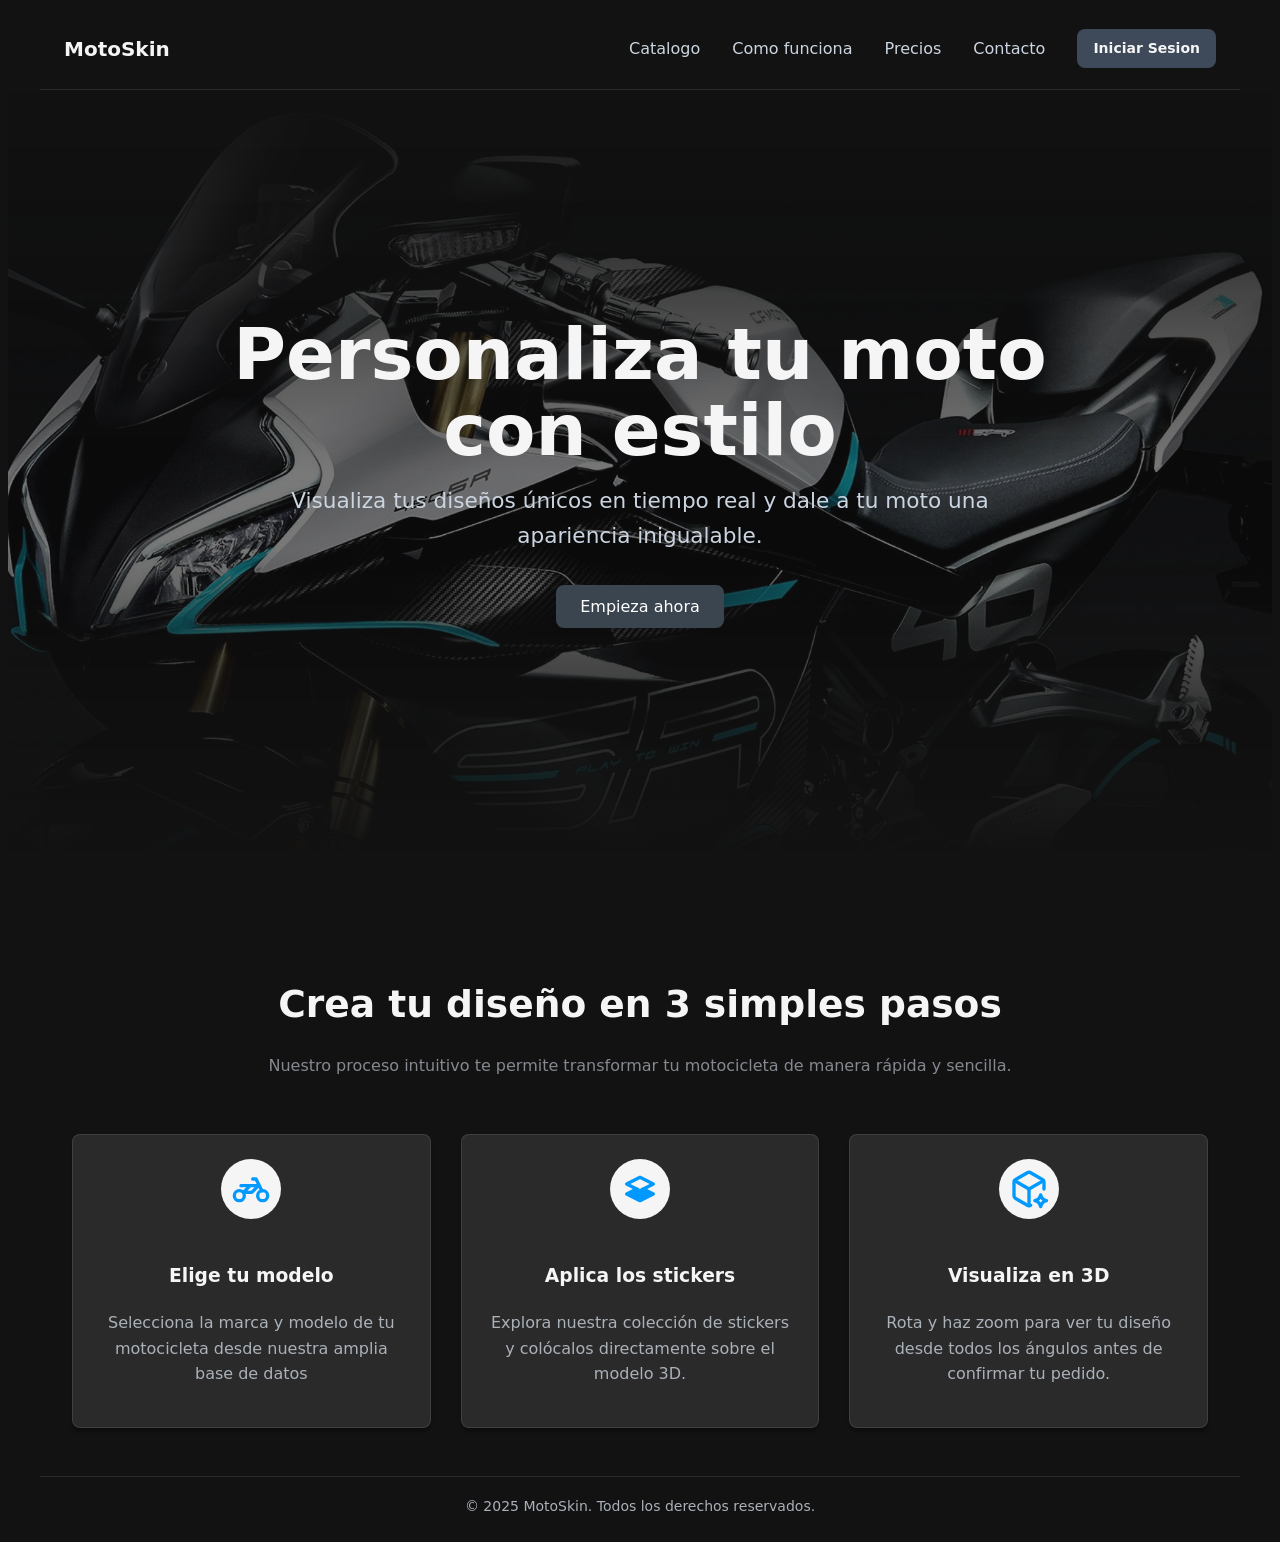
<file: index.html>
<!DOCTYPE html>
<html lang="es">
<head>
    <meta charset="UTF-8">
    <meta name="viewport" content="width=device-width, initial-scale=1.0">
    <meta name="description" content="Customiza tu motocicleta">
    <title>MotoSkin - Inicio</title>
    <link rel="stylesheet" href="client/src/styles/style_home.css">
</head>
<body>
    <header>
        <h2>MotoSkin</h2>

        <nav>
            <a href="">Catalogo</a>
            <a href="">Como funciona</a>
            <a href="">Precios</a>
            <a href="">Contacto</a>
            <div>
                <a href="">Iniciar Sesion</a>
            </div>
        </nav>
    </header>
    <main>
        <section>
            <img src="client/public/assets/img/moto.jpg" alt="">

            <div class="hero-content">
                <h1>Personaliza tu moto<br> con estilo</h1>
                <p>Visualiza tus diseños únicos en tiempo real y dale a tu moto una<br> apariencia inigualable.</p>
                <button>Empieza ahora</button>
            </div>
            
        </section>
        <section>
            <header>
                <h2>Crea tu diseño en 3 simples pasos</h2>
                <p>Nuestro proceso intuitivo te permite transformar tu motocicleta de manera rápida y sencilla.</p>
            </header>
            <footer>
                <article>
                    <svg xmlns="http://www.w3.org/2000/svg" width="24" height="24" viewBox="0 0 24 24" fill="none" stroke="currentColor" stroke-width="2" stroke-linecap="round" stroke-linejoin="round" class="icon icon-tabler icons-tabler-outline icon-tabler-motorbike"><path stroke="none" d="M0 0h24v24H0z" fill="none"/><path d="M5 16m-3 0a3 3 0 1 0 6 0a3 3 0 1 0 -6 0" /><path d="M19 16m-3 0a3 3 0 1 0 6 0a3 3 0 1 0 -6 0" /><path d="M7.5 14h5l4 -4h-10.5m1.5 4l4 -4" /><path d="M13 6h2l1.5 3l2 4" /></svg>
                    <h3>Elige tu modelo</h3>
                    <p>Selecciona la marca y modelo de tu motocicleta desde nuestra amplia base de datos</p>
                </article>
                <article>
                    <svg xmlns="http://www.w3.org/2000/svg" width="24" height="24" viewBox="0 0 24 24" fill="none" stroke="currentColor" stroke-width="2" stroke-linecap="round" stroke-linejoin="round" class="icon icon-tabler icons-tabler-outline icon-tabler-stack-backward"><path stroke="none" d="M0 0h24v24H0z" fill="none"/><path d="M14 12l6 -3l-8 -4l-8 4l6 3" /><path d="M10 12l-6 3l8 4l8 -4l-6 -3l-2 1z" fill="currentColor" /></svg>
                    <h3>Aplica los stickers</h3>
                    <p>Explora nuestra colección de stickers y colócalos directamente sobre el modelo 3D.</p>
                </article>
                <article>
                    <svg xmlns="http://www.w3.org/2000/svg" width="24" height="24" viewBox="0 0 24 24" fill="none" stroke="currentColor" stroke-width="2" stroke-linecap="round" stroke-linejoin="round" class="icon icon-tabler icons-tabler-outline icon-tabler-cube-spark"><path stroke="none" d="M0 0h24v24H0z" fill="none"/><path d="M21 12v-4.01a1.98 1.98 0 0 0 -1 -1.717l-7 -4.008a2.02 2.02 0 0 0 -2 0l-7 4.008c-.619 .355 -1 1.01 -1 1.718v8.018c0 .709 .381 1.363 1 1.717l7 4.008c.62 .354 1.38 .354 2 0" /><path d="M12 22v-10" /><path d="M12 12l8.73 -5.04" /><path d="M3.27 6.96l8.73 5.04" /><path d="M19 22.5a4.75 4.75 0 0 1 3.5 -3.5a4.75 4.75 0 0 1 -3.5 -3.5a4.75 4.75 0 0 1 -3.5 3.5a4.75 4.75 0 0 1 3.5 3.5" /></svg>
                    <h3>Visualiza en 3D</h3>
                    <p>Rota y haz zoom para ver tu diseño desde todos los ángulos antes de confirmar tu pedido.</p>
                </article>
            </footer>
            
        </section>
    </main>
    <footer>
        <small>
            &copy; 2025 MotoSkin. Todos los derechos reservados.
        </small>
    </footer>
</body>
</html>
</file>
<file: client/src/styles/style_home.css>
:root{
    --primary: #3b4550;
    --primary-dark: #0a3d66;
    --primary-hover: #a80d0d;
    --primary-light: #09f;
    --primary-color: #007BFF;
    --secondary-color: #fed9d9;
    --background-color: #121212;
    --text-primary: #F5F5F5;
    --text-secondary: #cbd5e1;
    --text-muted: #abb1b9;
    --border: rgba(255, 255, 255, 0.1);
    --card-bg: rgba(255, 255, 255, 0.1);
    --shadow: rgba(0, 0, 0, 0.3);
    --input-bg: #1e293b;
    --hsla-example: hsla(210, 100%, 56%, 1);
}

body {
  font-family: system-ui;
  background-color: var(--background-color);
  color: var(--text-primary);
  min-height: 100vh;
  display: flex;
  flex-direction: column;
  line-height: 1.6;
}

/* Títulos principales */
h1 {
  font-size: 1.5rem;
  line-height: 1.2;
  text-wrap: balance;
  display: flex;
  align-items: center;
  gap: 0.5rem;

  svg {
    width: 2rem;
    height: 2rem;
    color: var(--primary-light);
  }
}

h1 + p {
  text-wrap: balance;
  margin-bottom: 2rem
}

/* Header */
header {
  border-bottom: 1px solid var(--border);
  background: var(--background);
  padding: .5rem 1.5rem;
  margin-right: 2rem;
  margin-left: 2rem;
  display: flex;
  align-items: center;
  justify-content: space-between;
  gap: 2rem;
  z-index: 10;

  h2 {
    font-size: 1.25rem;
    font-weight: 700;
    color: var(--text-primary);
  }
}

/* Navegación del header a otras páginas */
nav {
  align-items: center;
  gap: 2rem;
  display: flex;

  a {
    text-decoration: none;
    color: var(--text-secondary);
    transition: color 0.2s;
    font-weight: 500;

    &:hover, &:focus {
      color: var(--secondary-color);
      outline: none;
    }
  }
}

/* Botones del Header */
header div a {
  padding: 0.5rem 1rem;
  border-radius: 0.5rem;
  background-color: #3e495a;
  color: var(--text-primary);
  display: inline-block;
  font-size: 0.875rem;
  font-weight: 700;
  text-decoration: none;
  /* TODO */
}

/* Hero */
main > section:nth-child(1) {
    position: relative;
    min-height: 85vh;
    height: auto;
    text-align: center;
    display: flex;
    flex-direction: column;
    justify-content: center;
    overflow: hidden;

  h1 {
    display: inline-block;
    max-width: 46ch;                 /* controla cuándo se quiebra en 2 líneas */
    width: min(90%, 900px);
    margin: 0 auto;
    text-align: center;
    white-space: normal;
    font-size: clamp(2.4rem, 6vw, 4.5rem); /* tamaño responsivo */
    line-height: 1.05;
  }
  p {
    margin: 1rem auto 2rem auto;
    font-size: 1.35rem;
    width: min(70%, 700px);
    color: var(--text-secondary);
  }

  & > img {
    position: absolute;
    top: 0;
    width: 100%;
    height: 100%;
    object-fit: cover;
    z-index: -1;
    left: 0;
    right: 0;
    
    mask-image: linear-gradient(to bottom,
      rgba(0,0,0,0) 0%,
      rgba(0, 0, 0, 0.153) 20%,
      rgba(0, 0, 0, 0.437) 50%,
      rgba(0, 0, 0, 0.436) 60%,
      rgba(0, 0, 0, 0.161) 80%,
      rgba(0,0,0,0) 100%);
    mask-mode: alpha;
    }
}


button {
  padding: 0.75rem 1.5rem;
  border-radius: 0.5rem;
  background-color: var(--primary);
  color: white;
  font-weight: 400;
  border: none;
  cursor: pointer;
  transition: all 0.2s;
  font-family: inherit;
  font-size: 1rem;
  white-space: nowrap;

  &:hover, /* pseudo-clase que significa que el ratón está encima */
  &:focus { /* pseudo-clase que significa que el elemento tiene el foco */
    background-color: var(--primary-hover);
    outline: 1px solid white;
  }

  &:active { 
    transform: scale(0.90)
  }

  &:disabled {
    opacity: .5;
    pointer-events: none;
  }
}

/* Features Section */
main > section:nth-child(2) {
  padding-inline: 1rem;
  background-color: var(--background);
  padding-top: 5rem;

  & > header {
    gap: 2px;
    flex-direction: column;
    border-bottom: none;

    h2 {
      margin-bottom: 0;
      font-size: 2.35rem;
    }

    p {
      opacity: .75;
    }
  }

  & > div {
    max-width: 1280px;
    margin: 0 auto;
  }

  & > footer {
    border-top: none;
  }
}

main > section:nth-child(2) h2 {
  font-size: 1.875rem;
  font-weight: 700;
  color: var(--text-primary);
  margin-bottom: 1rem;
}

main > section:nth-child(2) > div > div:first-child > p {
  font-size: 1.125rem;
  color: var(--text-muted);
  max-width: 42rem;
  margin: 0 auto;
}

/* Grid de Features */
main > section:nth-child(2) footer {
  display: grid;
  grid-template-columns: repeat(auto-fit, minmax(280px, 1fr));
  gap: 16px
}

/* Footer */
footer {
  background-color: var(--background);
  border-top: 1px solid var(--border);
  text-align: center;
  padding: 16px;
  margin-top: 16px;
  margin-left: 2rem;
  margin-right: 2rem;

  small {
    color: var(--text-muted);
    font-size: 0.875rem;
  }

}

article{
  background-color: var(--card-bg);
  border: 1px solid var(--border);
  border-radius: 0.5rem;
  padding: 1.5rem;
  box-shadow: 0 4px 3px var(--shadow);
  margin-bottom: 16px;
  
  svg{
    color: var(--primary-light);
    width: 2.5rem;
    height: 2.5rem;
    margin-bottom: 1rem;
    background-color: var(--text-primary);
    border-radius: 100%;
    padding: 10px;
    overflow: visible;
  }
}

p{
  color: var(--text-muted);
}

main > section:nth-child(2) footer {
  display: grid;
  gap: 30px
}
</file>
